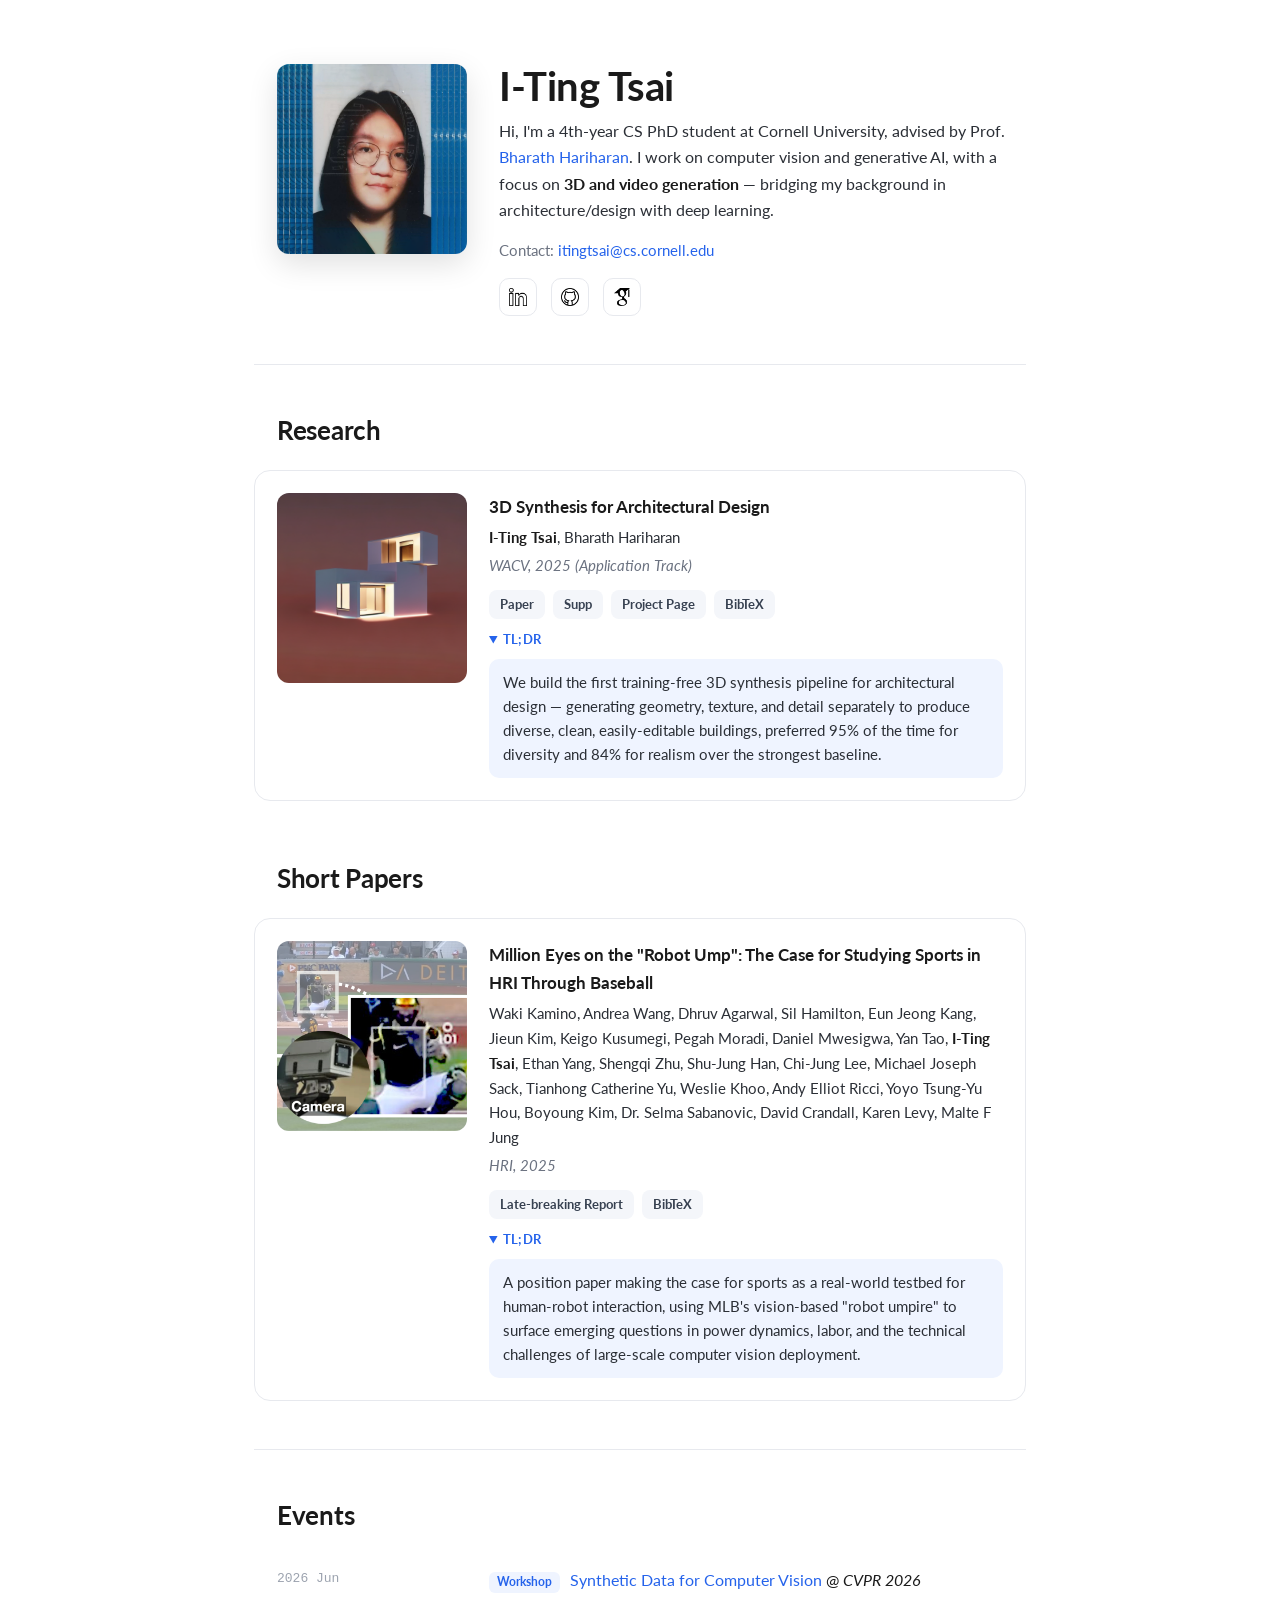
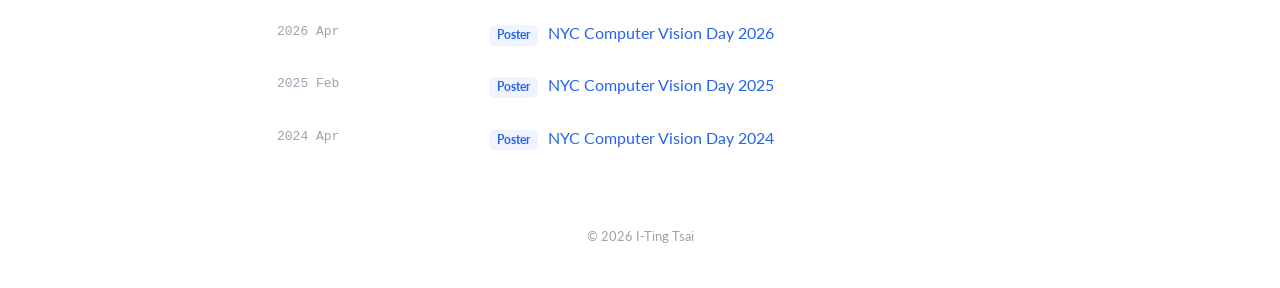
<file: index.html>
<!DOCTYPE HTML>
<html lang="en">
<head>
  <meta charset="UTF-8" />
  <title>I-Ting Tsai — CS PhD @ Cornell | Computer Vision & Generative AI</title>
  <meta name="author" content="I-Ting Tsai is a CS PhD student at Cornell University working on computer vision and generative AI, with a focus on 3D and video generation." />
  <meta name="viewport" content="width=device-width, initial-scale=1" />
  <link rel="icon" href="./images/it.svg">

  <!-- Fonts -->
  <link rel="preconnect" href="https://fonts.googleapis.com">
  <link rel="preconnect" href="https://fonts.gstatic.com" crossorigin>
  <link href="https://fonts.googleapis.com/css2?family=Lato:wght@400;700&display=swap" rel="stylesheet">

  <style>
    :root {
      --ink: #1a1a1a;
      --muted: #6b7280;
      --faint: #9ca3af;
      --accent: #2563eb;
      --accent-soft: #eff4ff;
      --line: #e7e9ee;
      --bg: #ffffff;
      --card: #ffffff;
      --radius: 16px;
      --maxw: 820px;
    }

    * { box-sizing: border-box; }

    html { scroll-behavior: smooth; }

    body {
      margin: 0;
      background: var(--bg);
      color: var(--ink);
      font-family: 'Lato', -apple-system, BlinkMacSystemFont, 'Segoe UI', sans-serif;
      font-size: 16px;
      line-height: 1.65;
      -webkit-font-smoothing: antialiased;
    }

    a { color: var(--accent); text-decoration: none; transition: color .15s ease; }
    a:hover { color: #1746b8; }

    .wrap { max-width: var(--maxw); margin: 0 auto; padding: 0 24px; }

    /* ---------- Header ---------- */
    header {
      padding: 64px 0 40px;
    }
    .intro {
      display: flex;
      gap: 32px;
      align-items: flex-start;
      flex-wrap: wrap;
      padding-left: 23px; /* align avatar with paper thumbnails (card border + padding) */
    }
    .avatar {
      width: 190px;
      height: 190px;
      border-radius: 12px;
      object-fit: cover;
      box-shadow: 0 10px 30px rgba(0,0,0,.12);
      flex-shrink: 0;
    }
    .intro-text { flex: 1; min-width: 260px; }
    .name {
      font-family: 'Lato', Verdana, Helvetica, sans-serif;
      font-weight: 700;
      font-size: 40px;
      line-height: 1.1;
      margin: 0 0 10px;
      letter-spacing: -.5px;
    }
    .bio { margin: 0 0 14px; color: #2b2f36; }
    .bio strong { color: var(--ink); }
    .contact { margin: 0 0 16px; color: var(--muted); font-size: 15px; }

    /* availability pill */
    .pill {
      display: inline-flex;
      align-items: center;
      gap: 8px;
      background: var(--accent-soft);
      color: var(--accent);
      font-size: 13.5px;
      font-weight: 700;
      padding: 6px 14px;
      border-radius: 999px;
      margin-bottom: 16px;
    }
    .dot {
      width: 8px; height: 8px; border-radius: 50%;
      background: #22c55e;
      box-shadow: 0 0 0 4px rgba(34,197,94,.18);
    }

    .socials { display: flex; align-items: center; gap: 14px; }
    .socials .label { color: var(--faint); font-size: 14px; margin-right: 2px; }
    .socials a {
      display: inline-flex; align-items: center; justify-content: center;
      width: 38px; height: 38px;
      border: 1px solid var(--line);
      border-radius: 10px;
      transition: transform .15s ease, border-color .15s ease, box-shadow .15s ease;
    }
    .socials a:hover { transform: translateY(-2px); border-color: #c7ccd6; box-shadow: 0 6px 14px rgba(0,0,0,.07); }
    .socials img { width: 18px; height: 18px; object-fit: contain; }

    /* ---------- Sections ---------- */
    section { padding: 8px 0 16px; }
    .pubs-end { padding-bottom: 40px; } /* match intro→rule gap (48px) before Events line */
    .section-title {
      font-family: 'Lato', Verdana, Helvetica, sans-serif;
      font-weight: 700;
      font-size: 26px;
      margin: 32px 0 8px 23px; /* align with avatar / paper thumbnail column */
      letter-spacing: -.3px;
    }
    .rule { height: 1px; background: var(--line); border: 0; margin: 8px 0 4px; }

    /* ---------- Paper cards ---------- */
    .paper {
      display: flex;
      align-items: flex-start;
      gap: 22px;
      padding: 22px;
      border: 1px solid var(--line);
      border-radius: var(--radius);
      background: var(--card);
      margin-top: 18px;
      transition: transform .18s ease, box-shadow .18s ease, border-color .18s ease;
    }
    .paper:hover {
      transform: translateY(-3px);
      box-shadow: 0 14px 34px rgba(20,30,60,.10);
      border-color: #d7dbe4;
    }
    .thumb-wrap {
      width: 190px;
      flex-shrink: 0;
      position: relative;
      border-radius: 12px;
      overflow: hidden;
      aspect-ratio: 1 / 1;
      background: #f3f4f6;
    }
    .thumb-wrap img, .thumb-wrap video {
      position: absolute; inset: 0;
      width: 100%; height: 100%;
      object-fit: cover;
    }
    .thumb-wrap video { opacity: 0; transition: opacity .25s ease; }
    .paper:hover .thumb-wrap video { opacity: 1; }

    .paper-body { flex: 1; min-width: 0; }
    .paper-title { font-weight: 700; font-size: 17px; margin: 0 0 4px; }
    .authors { color: #2b2f36; margin: 0 0 4px; font-size: 15px; }
    .authors .me { font-weight: 700; color: var(--ink); }
    .venue { color: var(--muted); font-style: italic; font-size: 14.5px; margin: 0 0 12px; }

    .links { display: flex; flex-wrap: wrap; gap: 8px; margin-bottom: 10px; }
    .links a {
      font-size: 13px; font-weight: 700;
      padding: 4px 11px;
      border-radius: 8px;
      background: #f4f6fa;
      color: #374151;
      transition: background .15s ease, color .15s ease;
    }
    .links a:hover { background: var(--accent); color: #fff; }

    details.tldr { margin-top: 6px; }
    details.tldr summary {
      cursor: pointer;
      font-weight: 700;
      font-size: 13px;
      color: var(--accent);
      letter-spacing: .3px;
      width: fit-content;
    }
    details.tldr p {
      margin: 8px 0 0;
      font-size: 14.5px;
      color: #2b2f36;
      background: var(--accent-soft);
      padding: 12px 14px;
      border-radius: 10px;
    }

    /* ---------- Events timeline ---------- */
    .events { margin: 18px 0 0 9px; display: grid; gap: 2px; } /* +9 offset + row's 14px padding = 47px column */
    .event {
      display: grid;
      grid-template-columns: 196px 1fr; /* date column width so tags align with paper text (259px) */
      gap: 16px;
      padding: 12px 14px;
      border-radius: 10px;
      transition: background .15s ease;
    }
    .event:hover { background: #f7f8fb; }
    .event .when {
      font-family: ui-monospace, SFMono-Regular, Menlo, monospace;
      font-size: 13px;
      color: var(--faint);
      padding-top: 1px;
    }
    .event .tag {
      display: inline-block;
      font-size: 11.5px; font-weight: 700;
      color: var(--accent);
      background: var(--accent-soft);
      padding: 1px 8px; border-radius: 6px;
      margin-right: 6px;
    }

    /* ---------- Footer ---------- */
    footer { text-align: center; padding: 48px 0 40px; }
    footer p { font-size: 12.5px; color: var(--faint); margin: 0; }

    /* ---------- Responsive ---------- */
    @media (max-width: 620px) {
      .intro { flex-direction: column; text-align: center; align-items: center; }
      .avatar { margin-top: 0; }
      .socials { justify-content: center; }
      .name { font-size: 34px; }
      .paper { flex-direction: column; }
      .thumb-wrap { width: 100%; aspect-ratio: 16 / 10; }
      .event { grid-template-columns: 1fr; gap: 2px; }
    }
  </style>
</head>

<body>
  <div class="wrap">

    <!-- ===== Header ===== -->
    <header>
      <div class="intro">
        <img class="avatar" src="images/my_photo2.png" alt="I-Ting Tsai" />
        <div class="intro-text">
          <h1 class="name">I-Ting Tsai</h1>
          <p class="bio">
            Hi, I'm a 4th-year CS PhD student at Cornell University, advised by
            Prof. <a href="https://www.cs.cornell.edu/~bharathh/">Bharath Hariharan</a>.
            I work on computer vision and generative AI, with a focus on
            <strong>3D and video generation</strong> — bridging my background in
            architecture/design with deep learning.
          </p>
          <p class="contact">Contact: <a href="mailto:itingtsai@cs.cornell.edu">itingtsai@cs.cornell.edu</a></p>
          <div class="socials">
            <a href="https://linkedin.com/in/i-ting-tsai-561630254" title="LinkedIn"><img src="images/linkedin.png" alt="LinkedIn" /></a>
            <a href="https://github.com/itingtsai/" title="GitHub"><img src="images/github_icon.png" alt="GitHub" /></a>
            <a href="https://scholar.google.com/citations?user=iGL84NQAAAAJ" title="Google Scholar"><img src="images/google-scholar.png" alt="Google Scholar" /></a>
          </div>
        </div>
      </div>
    </header>

    <hr class="rule" />

    <!-- ===== Research ===== -->
    <section>
      <h2 class="section-title">Research</h2>

      <article class="paper">
        <div class="thumb-wrap">
          <img src="images/seed_2048755225.png" alt="3D Synthesis for Architectural Design" />
          <video muted autoplay loop playsinline>
            <source src="images/video_16.mp4" type="video/mp4" />
          </video>
        </div>
        <div class="paper-body">
          <h3 class="paper-title">3D Synthesis for Architectural Design</h3>
          <p class="authors"><span class="me">I-Ting Tsai</span>, Bharath Hariharan</p>
          <p class="venue">WACV, 2025 (Application Track)</p>
          <div class="links">
            <a href="https://openaccess.thecvf.com/content/WACV2025/papers/Tsai_3D_Synthesis_for_Architectural_Design_WACV_2025_paper.pdf">Paper</a>
            <a href="https://openaccess.thecvf.com/content/WACV2025/supplemental/Tsai_3D_Synthesis_for_WACV_2025_supplemental.pdf">Supp</a>
            <a href="https://itingtsai.github.io/syn_arch_2025/">Project Page</a>
            <a href="data/Tsai_2025_WACV.txt">BibTeX</a>
          </div>
          <details class="tldr" open>
            <summary>TL;DR</summary>
            <p>We build the first training-free 3D synthesis pipeline for architectural design — generating geometry, texture, and detail separately to produce diverse, clean, easily-editable buildings, preferred 95% of the time for diversity and 84% for realism over the strongest baseline.</p>
          </details>
        </div>
      </article>
    </section>

    <!-- ===== Short Papers ===== -->
    <section class="pubs-end">
      <h2 class="section-title">Short Papers</h2>

      <article class="paper">
        <div class="thumb-wrap">
          <img src="images/BaseballFigure.png" alt="Million Eyes on the Robot Ump" />
          <video muted autoplay loop playsinline>
            <source src="images/Baseball_Dynamic_Video.mp4" type="video/mp4" />
          </video>
        </div>
        <div class="paper-body">
          <h3 class="paper-title">Million Eyes on the "Robot Ump": The Case for Studying Sports in HRI Through Baseball</h3>
          <p class="authors">Waki Kamino, Andrea Wang, Dhruv Agarwal, Sil Hamilton, Eun Jeong Kang, Jieun Kim, Keigo Kusumegi, Pegah Moradi, Daniel Mwesigwa, Yan Tao, <span class="me">I-Ting Tsai</span>, Ethan Yang, Shengqi Zhu, Shu-Jung Han, Chi-Jung Lee, Michael Joseph Sack, Tianhong Catherine Yu, Weslie Khoo, Andy Elliot Ricci, Yoyo Tsung-Yu Hou, Boyoung Kim, Dr. Selma Sabanovic, David Crandall, Karen Levy, Malte F Jung</p>
          <p class="venue">HRI, 2025</p>
          <div class="links">
            <a href="https://dl.acm.org/doi/10.5555/3721488.3721684">Late-breaking Report</a>
            <a href="data/Robot_Umps_2025_HRI.txt">BibTeX</a>
          </div>
          <details class="tldr" open>
            <summary>TL;DR</summary>
            <p>A position paper making the case for sports as a real-world testbed for human-robot interaction, using MLB's vision-based "robot umpire" to surface emerging questions in power dynamics, labor, and the technical challenges of large-scale computer vision deployment.</p>
          </details>
        </div>
      </article>
    </section>

    <hr class="rule" />

    <!-- ===== Events ===== -->
    <section>
      <h2 class="section-title">Events</h2>
      <div class="events">
        <div class="event">
          <span class="when">2026 Jun</span>
          <span><span class="tag">Workshop</span> <a href="https://syndata4cv.github.io/">Synthetic Data for Computer Vision</a> @ <em>CVPR 2026</em></span>
        </div>
        <div class="event">
          <span class="when">2026 Apr</span>
          <span><span class="tag">Poster</span> <a href="https://cs.nyu.edu/~fouhey/NYCVision2026/">NYC Computer Vision Day 2026</a></span>
        </div>
        <div class="event">
          <span class="when">2025 Feb</span>
          <span><span class="tag">Poster</span> <a href="https://cs.nyu.edu/~fouhey/NYCVision2025/">NYC Computer Vision Day 2025</a></span>
        </div>
        <div class="event">
          <span class="when">2024 Apr</span>
          <span><span class="tag">Poster</span> <a href="https://cs.nyu.edu/~fouhey/NYCVision2024/">NYC Computer Vision Day 2024</a></span>
        </div>
      </div>
    </section>

    <!-- ===== Footer ===== -->
    <footer>
      <p>© 2026 I-Ting Tsai</p>
    </footer>

  </div>
</body>
</html>
</file>
